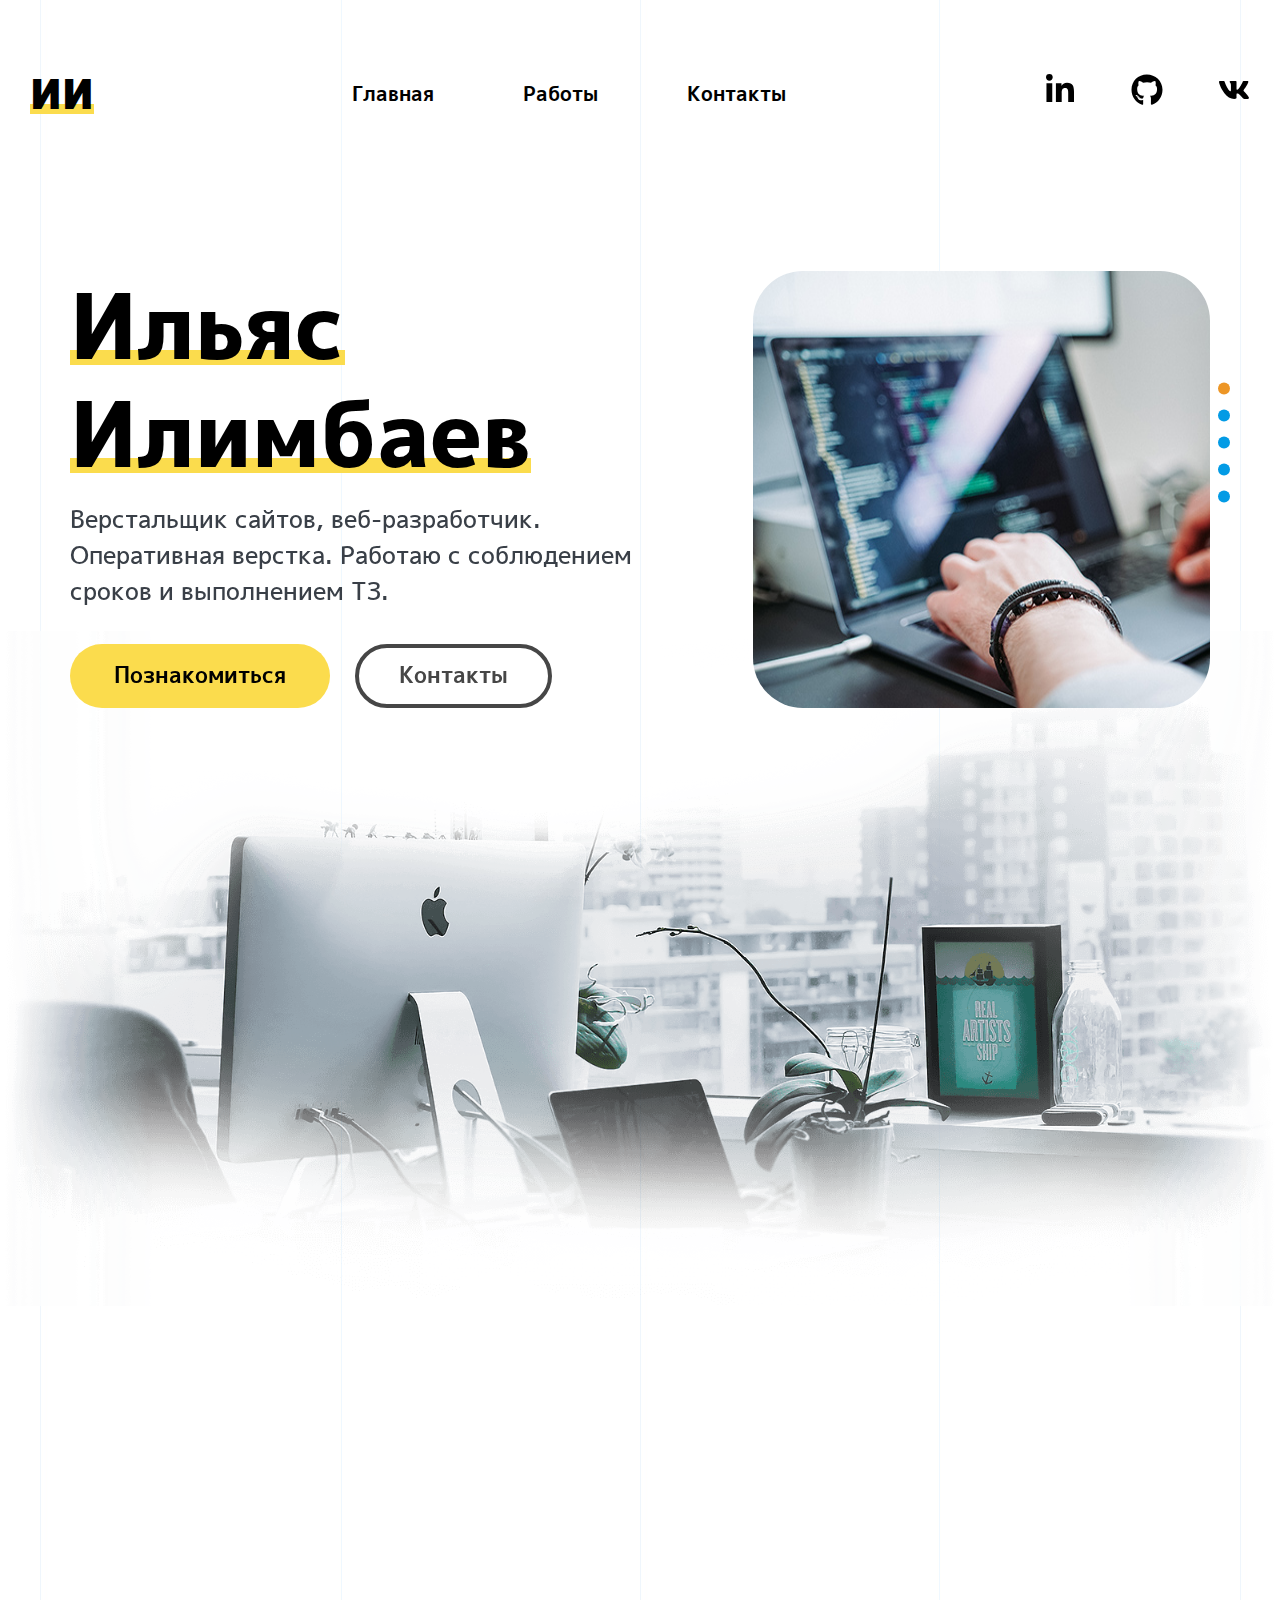
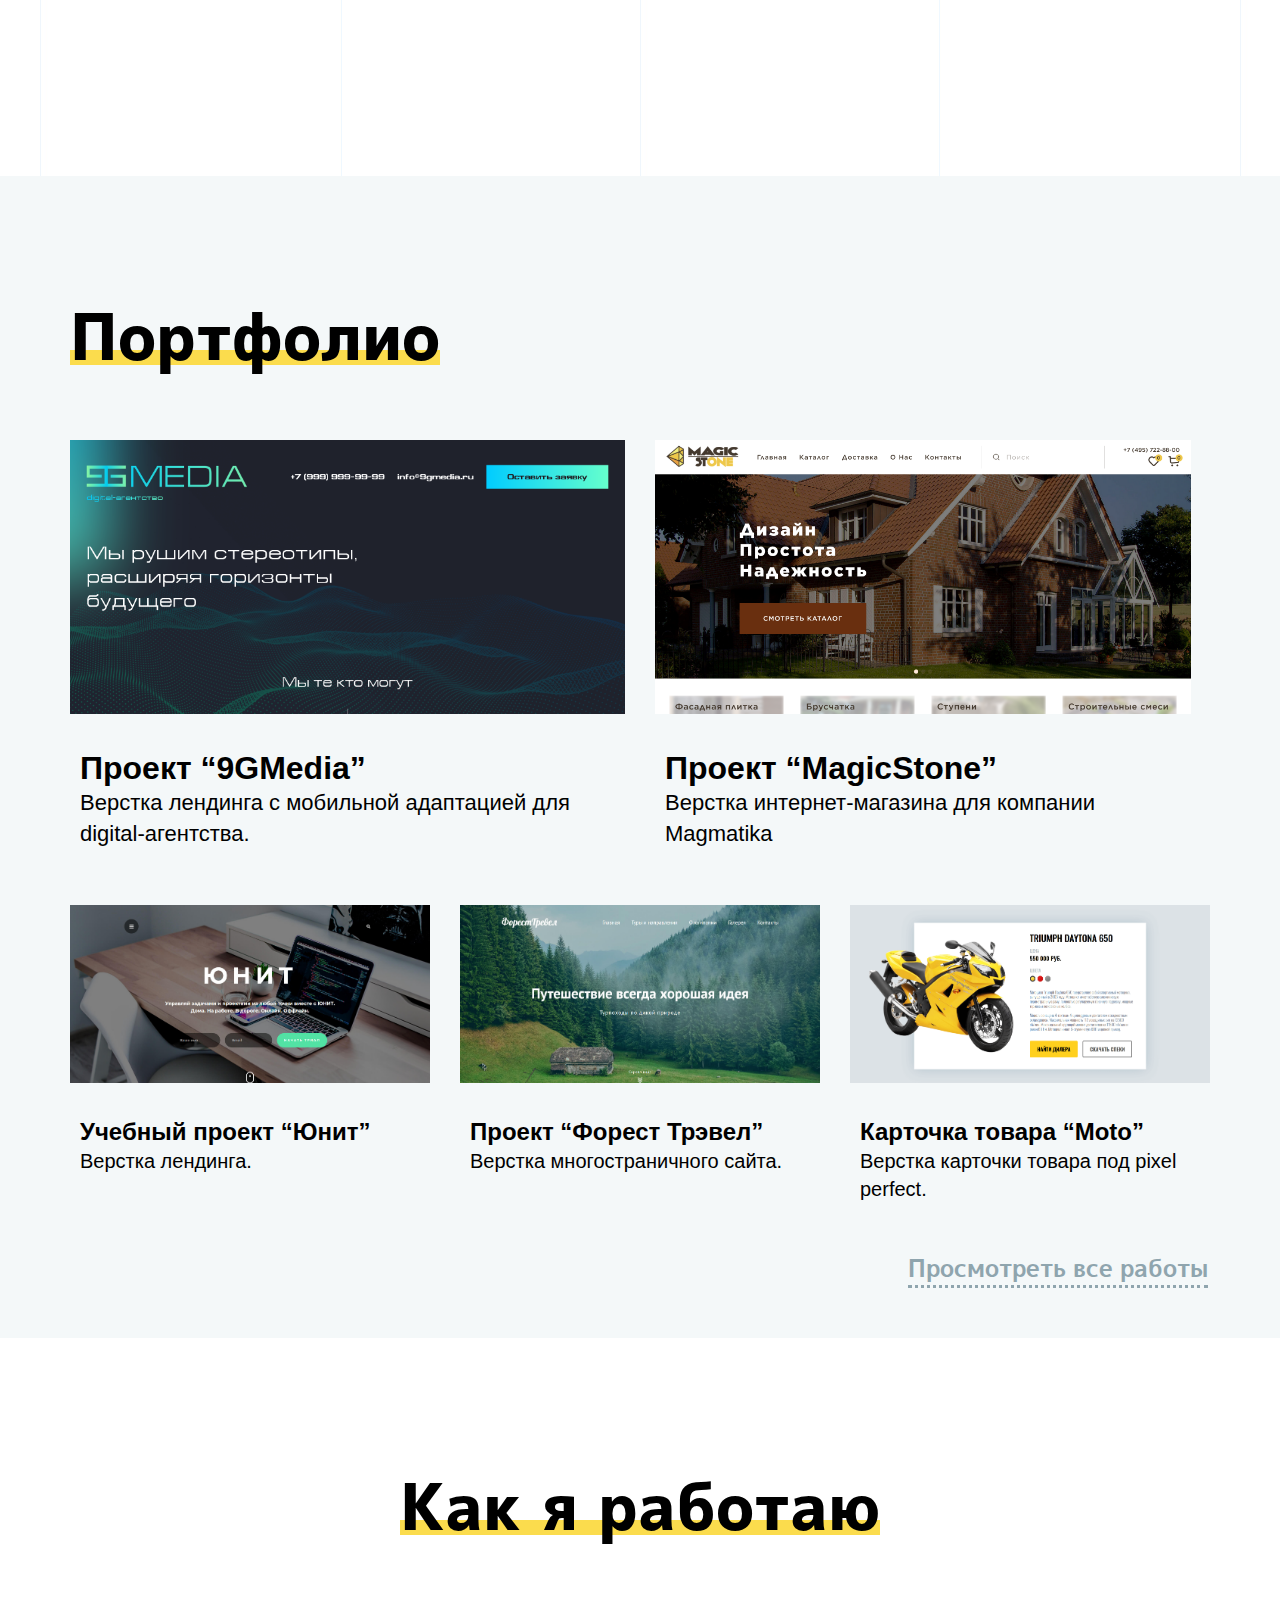
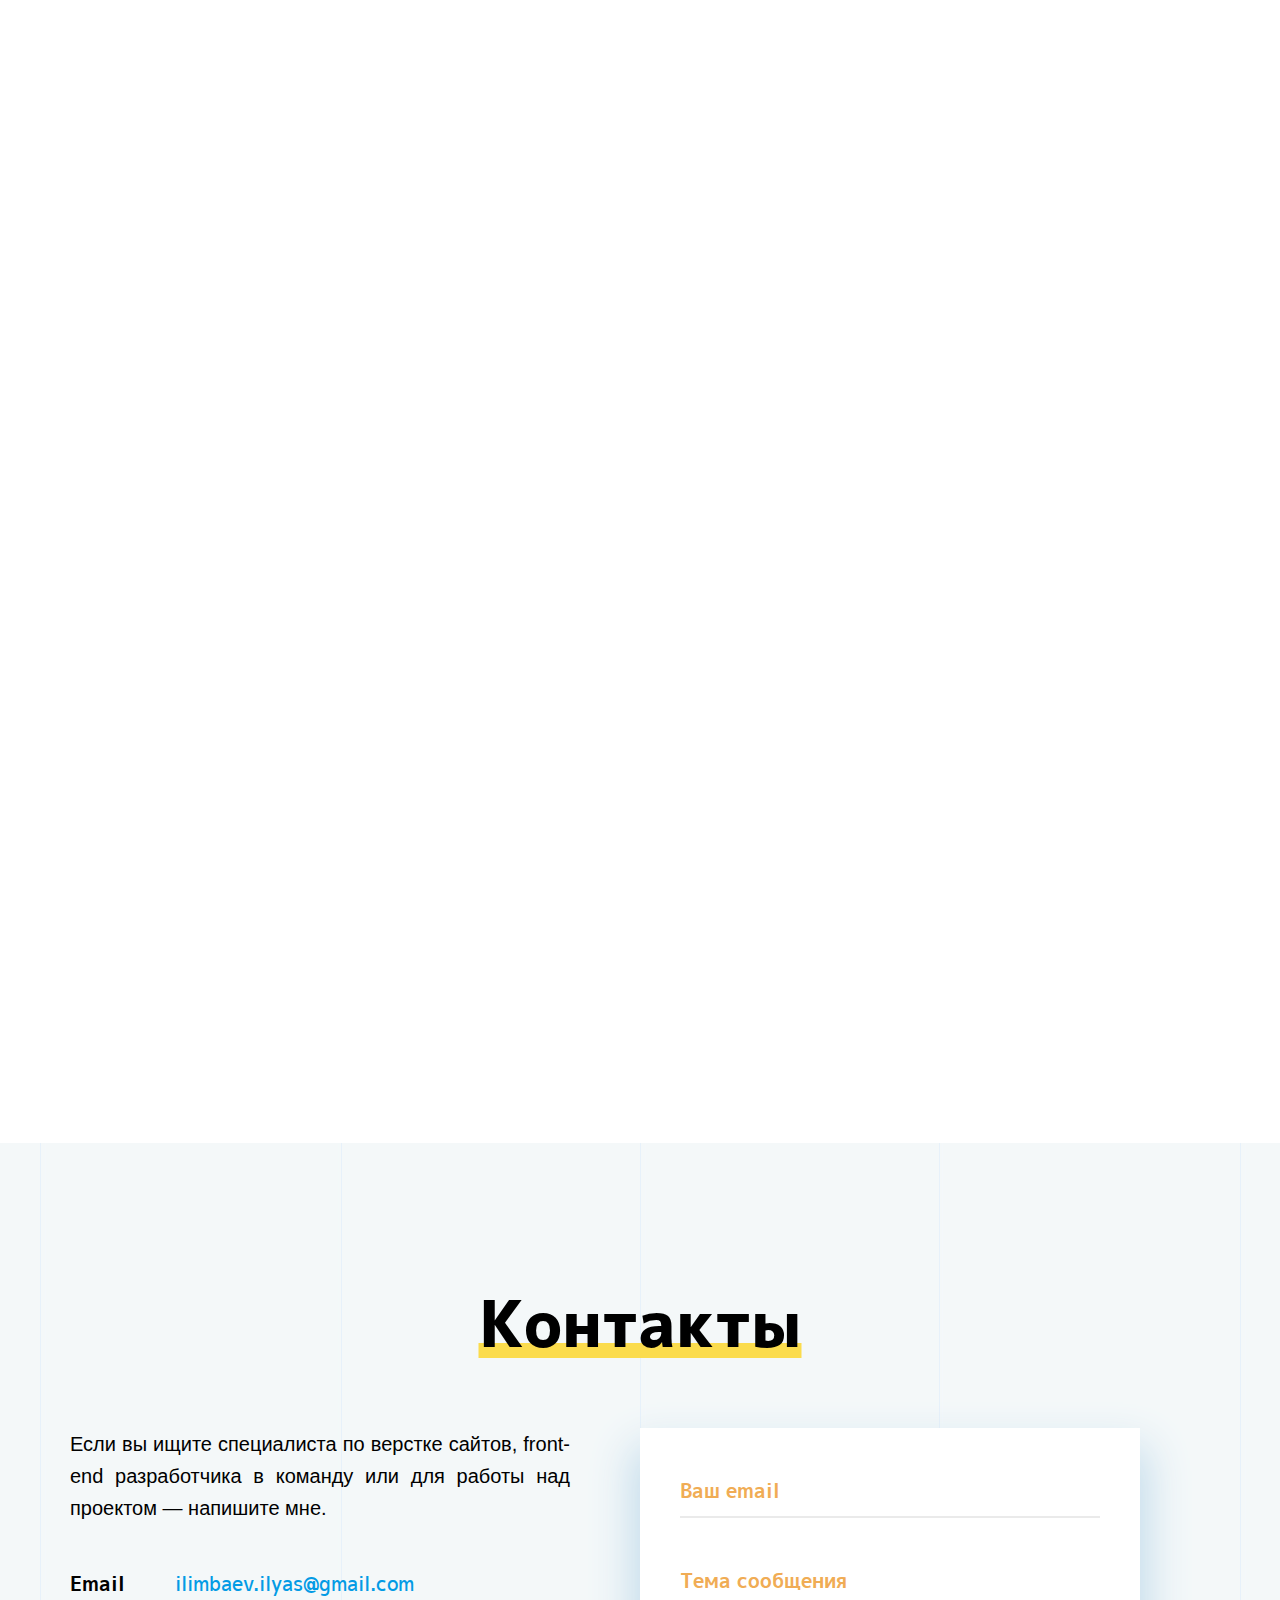
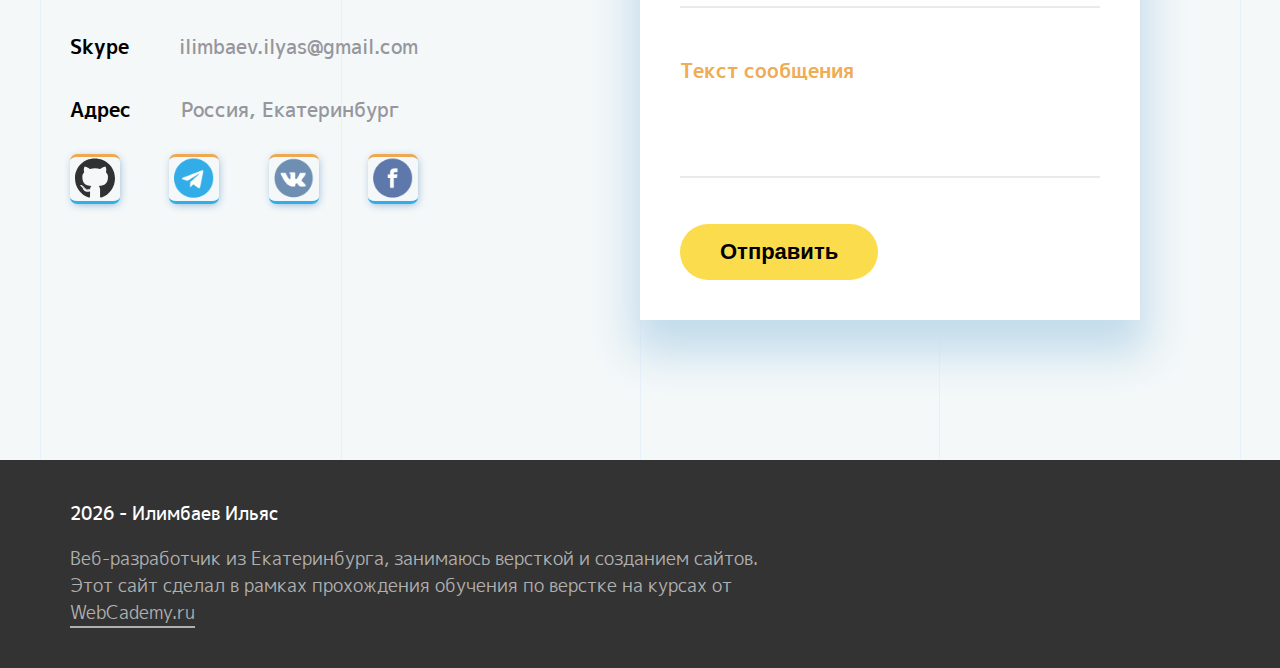
<file: index.html>
<!DOCTYPE html>
<html lang="ru">
<head>
    <meta charset="UTF-8">
    <meta name="viewport" content="width=device-width, initial-scale=1.0">
    <link href="https://unpkg.com/aos@2.3.1/dist/aos.css" rel="stylesheet">
    <link rel="stylesheet" href="fonts/mplus1p/mplus1p.css">
    <link rel="stylesheet" href="css/main.css">
    <link rel="shortcut icon" href="img/icons/favicon.ico">
    <title>Портфолио</title>
</head>
<body>
    <ul id="page-nav">
        <li class="active">
            <a href="#header"></a>
        </li>
        <li>
            <a href="#header-skills"></a>
        </li>
        <li>
            <a href="#portfolio"></a>
        </li>
        <li>
            <a href="#timeline"></a>
        </li>
        <li>
            <a href="#contacts"></a>
        </li>
    </ul>
    <!---overlay-->
    <div id="overlay"></div>
    <!--mobile menu-->
    <div class="mobile-menu">
        <div class="mobile-menu__container">
            <a class="header-nav__logo" href="index.html">ии</a>
            <nav class="header-nav__mobile">
                <a href="#skills" class="nav-link bottom-line">Главная</a>
                <a href="#portfolio" class="nav-link bottom-line">Работы</a>
                <a href="#contacts" class="nav-link bottom-line">Контакты</a>
            </nav>
            <div class="nav-link-messangers__mobile">
                <a href="https://github.com/ilyas-ilimbaev" target="_blank"><svg aria-hidden="true" focusable="false" data-prefix="fab" data-icon="github" class="svg-inline--fa fa-github fa-w-16" role="img" width="49" height="49" xmlns="http://www.w3.org/2000/svg" viewBox="0 0 496 512"><path class="fill" fill="#000" d="M165.9 397.4c0 2-2.3 3.6-5.2 3.6-3.3.3-5.6-1.3-5.6-3.6 0-2 2.3-3.6 5.2-3.6 3-.3 5.6 1.3 5.6 3.6zm-31.1-4.5c-.7 2 1.3 4.3 4.3 4.9 2.6 1 5.6 0 6.2-2s-1.3-4.3-4.3-5.2c-2.6-.7-5.5.3-6.2 2.3zm44.2-1.7c-2.9.7-4.9 2.6-4.6 4.9.3 2 2.9 3.3 5.9 2.6 2.9-.7 4.9-2.6 4.6-4.6-.3-1.9-3-3.2-5.9-2.9zM244.8 8C106.1 8 0 113.3 0 252c0 110.9 69.8 205.8 169.5 239.2 12.8 2.3 17.3-5.6 17.3-12.1 0-6.2-.3-40.4-.3-61.4 0 0-70 15-84.7-29.8 0 0-11.4-29.1-27.8-36.6 0 0-22.9-15.7 1.6-15.4 0 0 24.9 2 38.6 25.8 21.9 38.6 58.6 27.5 72.9 20.9 2.3-16 8.8-27.1 16-33.7-55.9-6.2-112.3-14.3-112.3-110.5 0-27.5 7.6-41.3 23.6-58.9-2.6-6.5-11.1-33.3 2.6-67.9 20.9-6.5 69 27 69 27 20-5.6 41.5-8.5 62.8-8.5s42.8 2.9 62.8 8.5c0 0 48.1-33.6 69-27 13.7 34.7 5.2 61.4 2.6 67.9 16 17.7 25.8 31.5 25.8 58.9 0 96.5-58.9 104.2-114.8 110.5 9.2 7.9 17 22.9 17 46.4 0 33.7-.3 75.4-.3 83.6 0 6.5 4.6 14.4 17.3 12.1C428.2 457.8 496 362.9 496 252 496 113.3 383.5 8 244.8 8zM97.2 352.9c-1.3 1-1 3.3.7 5.2 1.6 1.6 3.9 2.3 5.2 1 1.3-1 1-3.3-.7-5.2-1.6-1.6-3.9-2.3-5.2-1zm-10.8-8.1c-.7 1.3.3 2.9 2.3 3.9 1.6 1 3.6.7 4.3-.7.7-1.3-.3-2.9-2.3-3.9-2-.6-3.6-.3-4.3.7zm32.4 35.6c-1.6 1.3-1 4.3 1.3 6.2 2.3 2.3 5.2 2.6 6.5 1 1.3-1.3.7-4.3-1.3-6.2-2.2-2.3-5.2-2.6-6.5-1zm-11.4-14.7c-1.6 1-1.6 3.6 0 5.9 1.6 2.3 4.3 3.3 5.6 2.3 1.6-1.3 1.6-3.9 0-6.2-1.4-2.3-4-3.3-5.6-2z"></path></svg></a>
                <a href="https://telegram.org/" target="_blank"><svg xmlns="http://www.w3.org/2000/svg" xmlns:xlink="http://www.w3.org/1999/xlink" width="49" height="49" viewBox="0 0 50 50"><image id="telegram.svg" width="49" height="49" xlink:href="[data-uri]"/></svg></a>
                <a href="https://vk.com/ilyas.ilimbaev" target="_blank"><svg xmlns="http://www.w3.org/2000/svg" xmlns:xlink="http://www.w3.org/1999/xlink" width="49" height="49" viewBox="0 0 50 50"><image id="vk.svg" width="49" height="49" xlink:href="[data-uri]"/></svg></a>
                <a href="http://www.facebook.com/" target="_blank"><svg xmlns="http://www.w3.org/2000/svg" xmlns:xlink="http://www.w3.org/1999/xlink" width="49" height="49" viewBox="0 0 50 50"><image id="facebook.svg" width="49" height="49" xlink:href="[data-uri]"/></svg></a>
            </div>
            <a class="link-mail link-line blue" href="mailto:ilyasilimbaev@yandex.ru">ilyasilimbaev@yandex.ru</a>
        </div>
    </div>
    <!--// mobile menu-->
    <header class="header" id="header">
        <!--desktop menu-->
        <div class="header-nav__container">
            <div class="header-nav__wrapper">
                <a class="header-nav__logo" href="index.html">ии</a>
                <nav class="header-nav">
                    <a href="#skills" class="nav-link bottom-line" data-aos="zoom-in" data-aos-delay="100">Главная</a>
                    <a href="#portfolio" class="nav-link bottom-line" data-aos="zoom-in" data-aos-delay="300">Работы</a>
                    <a href="#contacts" class="nav-link bottom-line" data-aos="zoom-in" data-aos-delay="400">Контакты</a>
                </nav>
                <div class="nav-link-messangers">
                    <a href="https://www.linkedin.com/in/ilyas-ilimbaev/" target="_blank"><svg aria-hidden="true" focusable="false" data-prefix="fab" data-icon="linkedin-in" class="svg-inline--fa fa-linkedin-in fa-w-14" role="img" width="32" height="32" xmlns="http://www.w3.org/2000/svg" viewBox="0 0 448 512"><path fill="#000" d="M100.28 448H7.4V148.9h92.88zM53.79 108.1C24.09 108.1 0 83.5 0 53.8a53.79 53.79 0 0 1 107.58 0c0 29.7-24.1 54.3-53.79 54.3zM447.9 448h-92.68V302.4c0-34.7-.7-79.2-48.29-79.2-48.29 0-55.69 37.7-55.69 76.7V448h-92.78V148.9h89.08v40.8h1.3c12.4-23.5 42.69-48.3 87.88-48.3 94 0 111.28 61.9 111.28 142.3V448z"></path></svg></a>
                    <a href="https://github.com/ilyas-ilimbaev" target="_blank"><svg aria-hidden="true" focusable="false" data-prefix="fab" data-icon="github" class="svg-inline--fa fa-github fa-w-16" role="img" width="32" height="32" xmlns="http://www.w3.org/2000/svg" viewBox="0 0 496 512"><path fill="#000" d="M165.9 397.4c0 2-2.3 3.6-5.2 3.6-3.3.3-5.6-1.3-5.6-3.6 0-2 2.3-3.6 5.2-3.6 3-.3 5.6 1.3 5.6 3.6zm-31.1-4.5c-.7 2 1.3 4.3 4.3 4.9 2.6 1 5.6 0 6.2-2s-1.3-4.3-4.3-5.2c-2.6-.7-5.5.3-6.2 2.3zm44.2-1.7c-2.9.7-4.9 2.6-4.6 4.9.3 2 2.9 3.3 5.9 2.6 2.9-.7 4.9-2.6 4.6-4.6-.3-1.9-3-3.2-5.9-2.9zM244.8 8C106.1 8 0 113.3 0 252c0 110.9 69.8 205.8 169.5 239.2 12.8 2.3 17.3-5.6 17.3-12.1 0-6.2-.3-40.4-.3-61.4 0 0-70 15-84.7-29.8 0 0-11.4-29.1-27.8-36.6 0 0-22.9-15.7 1.6-15.4 0 0 24.9 2 38.6 25.8 21.9 38.6 58.6 27.5 72.9 20.9 2.3-16 8.8-27.1 16-33.7-55.9-6.2-112.3-14.3-112.3-110.5 0-27.5 7.6-41.3 23.6-58.9-2.6-6.5-11.1-33.3 2.6-67.9 20.9-6.5 69 27 69 27 20-5.6 41.5-8.5 62.8-8.5s42.8 2.9 62.8 8.5c0 0 48.1-33.6 69-27 13.7 34.7 5.2 61.4 2.6 67.9 16 17.7 25.8 31.5 25.8 58.9 0 96.5-58.9 104.2-114.8 110.5 9.2 7.9 17 22.9 17 46.4 0 33.7-.3 75.4-.3 83.6 0 6.5 4.6 14.4 17.3 12.1C428.2 457.8 496 362.9 496 252 496 113.3 383.5 8 244.8 8zM97.2 352.9c-1.3 1-1 3.3.7 5.2 1.6 1.6 3.9 2.3 5.2 1 1.3-1 1-3.3-.7-5.2-1.6-1.6-3.9-2.3-5.2-1zm-10.8-8.1c-.7 1.3.3 2.9 2.3 3.9 1.6 1 3.6.7 4.3-.7.7-1.3-.3-2.9-2.3-3.9-2-.6-3.6-.3-4.3.7zm32.4 35.6c-1.6 1.3-1 4.3 1.3 6.2 2.3 2.3 5.2 2.6 6.5 1 1.3-1.3.7-4.3-1.3-6.2-2.2-2.3-5.2-2.6-6.5-1zm-11.4-14.7c-1.6 1-1.6 3.6 0 5.9 1.6 2.3 4.3 3.3 5.6 2.3 1.6-1.3 1.6-3.9 0-6.2-1.4-2.3-4-3.3-5.6-2z"></path></svg></a>
                    <a href="https://vk.com/ilyas.ilimbaev" target="_blank"><svg aria-hidden="true" focusable="false" data-prefix="fab" data-icon="vk" class="svg-inline--fa fa-vk fa-w-18" role="img" width="32" height="32" xmlns="http://www.w3.org/2000/svg" viewBox="0 0 576 512"><path fill="#000" d="M545 117.7c3.7-12.5 0-21.7-17.8-21.7h-58.9c-15 0-21.9 7.9-25.6 16.7 0 0-30 73.1-72.4 120.5-13.7 13.7-20 18.1-27.5 18.1-3.7 0-9.4-4.4-9.4-16.9V117.7c0-15-4.2-21.7-16.6-21.7h-92.6c-9.4 0-15 7-15 13.5 0 14.2 21.2 17.5 23.4 57.5v86.8c0 19-3.4 22.5-10.9 22.5-20 0-68.6-73.4-97.4-157.4-5.8-16.3-11.5-22.9-26.6-22.9H38.8c-16.8 0-20.2 7.9-20.2 16.7 0 15.6 20 93.1 93.1 195.5C160.4 378.1 229 416 291.4 416c37.5 0 42.1-8.4 42.1-22.9 0-66.8-3.4-73.1 15.4-73.1 8.7 0 23.7 4.4 58.7 38.1 40 40 46.6 57.9 69 57.9h58.9c16.8 0 25.3-8.4 20.4-25-11.2-34.9-86.9-106.7-90.3-111.5-8.7-11.2-6.2-16.2 0-26.2.1-.1 72-101.3 79.4-135.6z"></path></svg></a>
                </div>
                <div class="toggle-menu">
                    <span></span>
                </div>
            </div>
        </div>
        <!--header information block-->
        <div class="header-center__information">
            <div class="container">
                <div class="header-center__content">
                    <div class="header-center__content-img">
                        <img src="img/img-author.jpg" alt="Ильяс Илимбаев">
                        <div class="overlay-img"></div>
                    </div>
                    <div class="header-center__content-title">
                        <div class="content-name">
                            <h1 class="header-title"><span>Ильяс</span> <span>Илимбаев</span></h1>
                        </div>
                        <div class="content-desc">
                            <p>Верстальщик сайтов, веб-разработчик. Оперативная верстка. Работаю с соблюдением сроков и выполнением ТЗ.</p>
                        </div>
                        <div class="header-button__wrapper">
                            <a class="btn-more unselectable" href="#skills">Познакомиться</a>
                            <a class="btn-contacts unselectable" href="#contacts">Контакты</a>
                        </div>
                    </div>
                </div>
            </div>
        </div>
        <!--// header information block-->
        <div class="header-img" data-aos="zoom-in-up">
            <img src="img/images/centerImg.png" alt="desktop">
        </div>
        <div class="header-skills" id="header-skills">
            <div class="container">
                <div class="header-skills__wrapper" data-aos="fade-up">
                    <div class="header-skills__content" id="skills">
                        <div class="skills-title-container">
                            <h3 class="title-3">Что я умею:</h3>
                        </div>
                        <div class="skills-list__inner">
                            <ul class="skills-list">
                                <li class="skills-list-item"><p>pixel perfect, полное соответствие макету.</p></li>
                                <li class="skills-list-item"><p>верстаю с сеткой или без.</p></li>
                                <li class="skills-list-item"><p>адаптивная верстка под мобильные устройства.</p></li>
                                <li class="skills-list-item"><p>оптимизация по retina экраны</p></li>
                                <li class="skills-list-item"><p>с Bootstrap и без него.</p></li>
                            </ul>
                        </div>
                        <div class="header-button__wrapper">
                            <a class="btn-more unselectable" href="#portfolio">Смотреть работы</a>
                        </div>
                    </div>
                    <div class="header-skills-contacts">
                        <div class="skills-title-container">
                            <h3 class="title-3">На связи:</h3>
                        </div>
                        <div class="nav-link-messangers__mobile">
                            <a href="https://github.com/ilyas-ilimbaev" target="_blank"><svg aria-hidden="true" focusable="false" data-prefix="fab" data-icon="github" class="svg-inline--fa fa-github fa-w-16" role="img" width="49" height="49" xmlns="http://www.w3.org/2000/svg" viewBox="0 0 496 512"><path class="fill" fill="#000" d="M165.9 397.4c0 2-2.3 3.6-5.2 3.6-3.3.3-5.6-1.3-5.6-3.6 0-2 2.3-3.6 5.2-3.6 3-.3 5.6 1.3 5.6 3.6zm-31.1-4.5c-.7 2 1.3 4.3 4.3 4.9 2.6 1 5.6 0 6.2-2s-1.3-4.3-4.3-5.2c-2.6-.7-5.5.3-6.2 2.3zm44.2-1.7c-2.9.7-4.9 2.6-4.6 4.9.3 2 2.9 3.3 5.9 2.6 2.9-.7 4.9-2.6 4.6-4.6-.3-1.9-3-3.2-5.9-2.9zM244.8 8C106.1 8 0 113.3 0 252c0 110.9 69.8 205.8 169.5 239.2 12.8 2.3 17.3-5.6 17.3-12.1 0-6.2-.3-40.4-.3-61.4 0 0-70 15-84.7-29.8 0 0-11.4-29.1-27.8-36.6 0 0-22.9-15.7 1.6-15.4 0 0 24.9 2 38.6 25.8 21.9 38.6 58.6 27.5 72.9 20.9 2.3-16 8.8-27.1 16-33.7-55.9-6.2-112.3-14.3-112.3-110.5 0-27.5 7.6-41.3 23.6-58.9-2.6-6.5-11.1-33.3 2.6-67.9 20.9-6.5 69 27 69 27 20-5.6 41.5-8.5 62.8-8.5s42.8 2.9 62.8 8.5c0 0 48.1-33.6 69-27 13.7 34.7 5.2 61.4 2.6 67.9 16 17.7 25.8 31.5 25.8 58.9 0 96.5-58.9 104.2-114.8 110.5 9.2 7.9 17 22.9 17 46.4 0 33.7-.3 75.4-.3 83.6 0 6.5 4.6 14.4 17.3 12.1C428.2 457.8 496 362.9 496 252 496 113.3 383.5 8 244.8 8zM97.2 352.9c-1.3 1-1 3.3.7 5.2 1.6 1.6 3.9 2.3 5.2 1 1.3-1 1-3.3-.7-5.2-1.6-1.6-3.9-2.3-5.2-1zm-10.8-8.1c-.7 1.3.3 2.9 2.3 3.9 1.6 1 3.6.7 4.3-.7.7-1.3-.3-2.9-2.3-3.9-2-.6-3.6-.3-4.3.7zm32.4 35.6c-1.6 1.3-1 4.3 1.3 6.2 2.3 2.3 5.2 2.6 6.5 1 1.3-1.3.7-4.3-1.3-6.2-2.2-2.3-5.2-2.6-6.5-1zm-11.4-14.7c-1.6 1-1.6 3.6 0 5.9 1.6 2.3 4.3 3.3 5.6 2.3 1.6-1.3 1.6-3.9 0-6.2-1.4-2.3-4-3.3-5.6-2z"></path></svg></a>
                            <a href="https://telegram.org/" target="_blank"><svg xmlns="http://www.w3.org/2000/svg" xmlns:xlink="http://www.w3.org/1999/xlink" width="49" height="49" viewBox="0 0 50 50"><image id="telegram.svg" width="49" height="49" xlink:href="[data-uri]"/></svg></a>
                            <a href="https://vk.com/ilyas.ilimbaev" target="_blank"><svg xmlns="http://www.w3.org/2000/svg" xmlns:xlink="http://www.w3.org/1999/xlink" width="49" height="49" viewBox="0 0 50 50"><image id="vk.svg" width="49" height="49" xlink:href="[data-uri]"/></svg></a>
                            <a href="http://www.facebook.com/" target="_blank"><svg xmlns="http://www.w3.org/2000/svg" xmlns:xlink="http://www.w3.org/1999/xlink" width="49" height="49" viewBox="0 0 50 50"><image id="facebook.svg" width="49" height="49" xlink:href="[data-uri]"/></svg></a>
                        </div>
                        <a class="link-mail link-line black" href="mailto:ilimbaev.ilyas@yandex.ru">ilimbaev.ilyas@yandex.ru</a>
                    </div>
                </div>
            </div>
        </div>
    </header>
    <!--portfolio-->
    <section class="portfolio" id="portfolio">
        <div class="container">
            <h2 class="title-2 underline">Портфолио</h2>
            <div class="portfolio__works">
                <div class="portfolio-buttons-works" style="display: none;">
                    <button class="portfolio-block-toggle__item control-active" data-filter="all">Все работы</button>
                    <button class="portfolio-block-toggle__item" data-filter=".boots">Bootstrap</button>
                    <button class="portfolio-block-toggle__item" data-filter=".wp">WordPress</button>
                    <button class="portfolio-block-toggle__item" data-filter=".frontend">Frontend</button>
                </div>
                <div id="works-block" class="works-cards__wrapper">
                    <a class="portfolio-works__item portfolio-works__item--big mix boots" href="https://9gmedia.ru/" target="_blank">
                        <div class="portfolio-works__poster works-card--big">
                            <span class="hidden__portfolio-block">Смотреть проект</span>
                            <img src="img/portfolio/9gmedia.png" alt="Проект 9GMedia">
                        </div>
                        <div class="portfolio-works-descpip">
                            <h4 class="title-4 portfolio-works-descpip-title">Проект &ldquo;9GMedia&rdquo;</h4>
                            <p class="portfolio-works-descpip-details">Верстка лендинга с мобильной адаптацией для digital-агентства.</p>
                        </div>
                    </a>
                    <a class="portfolio-works__item portfolio-works__item--big mix wp" href="https://magmatika.ru/" target="_blank">
                        <div class="portfolio-works__poster works-card--big">
                            <span class="hidden__portfolio-block">Смотреть проект</span>
                            <img src="img/portfolio/magicstone.png" alt="Проект MagicStone">
                        </div>
                        <div class="portfolio-works-descpip">
                            <h4 class="title-4 portfolio-works-descpip-title">Проект &ldquo;MagicStone&rdquo;</h4>
                            <p class="portfolio-works-descpip-details">Верстка интернет-магазина для компании Magmatika</p>
                        </div>
                    </a>
                    <a class="portfolio-works__item mix frontend small--card" href="project/unit-html-project/index.html" target="_blank">
                        <div class="portfolio-works__poster works-card--big">
                            <span class="hidden__portfolio-block">Смотреть проект</span>
                            <img src="img/portfolio/project-unit.jpg" alt="Проект Юнит">
                        </div>
                        <div class="portfolio-works-descpip">
                            <h4 class="title-4 portfolio-works-descpip-title">Учебный проект &ldquo;Юнит&rdquo;</h4>
                            <p class="portfolio-works-descpip-details">Верстка лендинга.</p>
                        </div>
                    </a>
                    <a class="portfolio-works__item mix boots small--card" href="project/forest-travel-project/index.html" target="_blank">
                        <div class="portfolio-works__poster works-card--big">
                            <span class="hidden__portfolio-block">Смотреть проект</span>
                            <img src="img/portfolio/project-ForestTravel.jpg" alt="Проект Форест Трэвел">
                        </div>
                        <div class="portfolio-works-descpip">
                            <h4 class="title-4 portfolio-works-descpip-title">Проект &ldquo;Форест Трэвел&rdquo;</h4>
                            <p class="portfolio-works-descpip-details">Верстка многостраничного сайта.</p>
                        </div>
                    </a>
                    <a class="portfolio-works__item mix frontend small--card" href="http://m92263y7.beget.tech/motocycle-card/index.html" target="_blank">
                        <div class="portfolio-works__poster works-card--big">
                            <span class="hidden__portfolio-block">Смотреть проект</span>
                            <img src="img/portfolio/Motorbike-card.png" alt="Карточка товара Moto">
                        </div>
                        <div class="portfolio-works-descpip">
                            <h4 class="title-4 portfolio-works-descpip-title">Карточка товара &ldquo;Moto&rdquo;</h4>
                            <p class="portfolio-works-descpip-details">Верстка карточки товара под pixel perfect.</p>
                        </div>
                    </a>
                </div>
                <div class="portfolio__works_button"><a href="#">Просмотреть все работы</a></div>
            </div>
        </div>
    </section>
    <!--// portfolio-->
        <!--// desktop menu-->
    <section class="timeline" id="timeline">
        <div class="container">
            <div class="timeline__inner">
                <h2 class="title-2 underline">Как я работаю</h2>
                <div class="timeline-block">
                    <div class="timeline-block__item" data-aos="fade-right">
                        <div class="timeline-item__text">
                            <h4 class="title-5">
                                Оцениваю макет
                            </h4>
                            <p class="timeline-item__text--desc title-3">
                                Оцениваю объем работы, сложность,  нюансы. Задаю вопросы.
                            </p>
                            <p class="timeline-item__text--timeBlock">
                                Время: 2 - 4 часа
                            </p>
                        </div>
                        <div class="timeline-item__icon">
                            <svg xmlns="http://www.w3.org/2000/svg" xmlns:xlink="http://www.w3.org/1999/xlink" width="32" height="32" viewBox="0 0 32 32">
                                <image id="layers.svg" width="32" height="32" xlink:href="[data-uri]"/>
                            </svg>                              
                        </div>
                    </div>
                    <div class="timeline-block__item" data-aos="fade-left">
                        <div class="timeline-item__text">
                            <h4 class="title-5">
                                ТЗ, смета и график работ
                            </h4>
                            <p class="timeline-item__text--desc title-3">
                                Согласовываем техническое задание и график работ по проекту. Отмечаю стоимость по этапам работы.
                            </p>
                            <p class="timeline-item__text--timeBlock">
                                Время: 2 - 4 часа
                            </p>
                        </div>
                        <div class="timeline-item__icon">
                            <svg xmlns="http://www.w3.org/2000/svg" xmlns:xlink="http://www.w3.org/1999/xlink" width="32" height="32" viewBox="0 0 32 32">
                                <image id="presentation-chart.svg" width="32" height="32" xlink:href="[data-uri]"/>
                            </svg>                                                           
                        </div>
                    </div>
                    <div class="timeline-block__item" data-aos="fade-right">
                        <div class="timeline-item__text">
                            <h4 class="title-5">
                                Вы держите руку на пульсе
                            </h4>
                            <p class="timeline-item__text--desc title-3">
                                Выдаю клиенту доступ к GitHub репозиторию и доске Trello. Вы в любое время можете увидеть актуальное состояние проекта и задач.
                            </p>
                            <p class="timeline-item__text--timeBlock">
                                Время: 2 часа
                            </p>
                        </div>
                        <div class="timeline-item__icon">
                            <svg xmlns="http://www.w3.org/2000/svg" xmlns:xlink="http://www.w3.org/1999/xlink" width="32" height="32" viewBox="0 0 32 32">
                                <image id="_24-hours.svg" data-name="24-hours.svg" width="32" height="32" xlink:href="[data-uri]"/>
                            </svg>                                                          
                        </div>
                    </div>
                    <div class="timeline-block__item" data-aos="fade-left">
                        <div class="timeline-item__text">
                            <h4 class="title-5">
                                Выполняю каждый этап
                            </h4>
                            <p class="timeline-item__text--desc title-3">
                                Поочередно выполняю каждый этап работы. Передаю результаты. Заказчик производит поэтапную оплату.
                            </p>
                            <p class="timeline-item__text--timeBlock">
                                Время: 2 - 4 часа
                            </p>
                        </div>
                        <div class="timeline-item__icon">
                            <svg xmlns="http://www.w3.org/2000/svg" xmlns:xlink="http://www.w3.org/1999/xlink" width="32" height="32" viewBox="0 0 32 32">
                                <image id="code-alt.svg" width="32" height="32" xlink:href="[data-uri]"/>
                            </svg>                                                                                
                        </div>
                    </div>
                    <div class="timeline-block__item" data-aos="fade-right">
                        <div class="timeline-item__text">
                            <h4 class="title-5">
                                Финальное ревью проекта
                            </h4>
                            <p class="timeline-item__text--desc title-3">
                                Проект готов. Финальное ревью и полировка до идеального состояния. Передаю файлы проекта, заливаю сайт на хостинг заказчика.
                            </p>
                            <p class="timeline-item__text--timeBlock">
                                Время: 2 - 4 часа
                            </p>
                        </div>
                        <div class="timeline-item__icon">
                            <svg width="32" height="32" viewBox="0 0 32 32">
                                <image id="diamond.svg" width="32" height="32" xlink:href="[data-uri]"/>
                            </svg>                                                                                   
                        </div>
                    </div>
                </div>
            </div>
        </div>
    </section>
    <section class="contacts" id="contacts">
        <div class="container">
            <h2 class="title-2 underline">Контакты</h2>
            <div class="contacts__wrapper">
                <div class="contacts-info">
                    <div class="contacts-desc">
                        <p>Если вы ищите специалиста по верстке сайтов, front-end разработчика в команду или для работы над проектом — напишите мне.</p>
                        <ul class="contacts-list">
                            <li class="contacts-item"><span class="contacts-links-header">Email</span><a class="contacts-links-item" href="mailto:ilimbaev.ilyas@gmail.com">ilimbaev.ilyas@gmail.com</a></li>
                            <li class="contacts-item"><span class="contacts-links-header">Skype</span><a class="contacts-links-item gray-colors" href="">ilimbaev.ilyas@gmail.com</a></li>
                            <li class="contacts-item"><span class="contacts-links-header">Адрес</span><a class="contacts-links-item gray-colors" href="https://yandex.ru/maps/-/CCQxvJSlXC" target="_blank">Россия, Екатеринбург</a></li>
                        </ul>
                    </div>
                    <div class="nav-link-messangers nav-link-messangers__mobile">
                        <a href="https://github.com/ilyas-ilimbaev" target="_blank"><svg aria-hidden="true" focusable="false" data-prefix="fab" data-icon="github" class="svg-inline--fa fa-github fa-w-16" role="img" width="49" height="49" xmlns="http://www.w3.org/2000/svg" viewBox="0 0 496 512"><path class="fill" fill="#000" d="M165.9 397.4c0 2-2.3 3.6-5.2 3.6-3.3.3-5.6-1.3-5.6-3.6 0-2 2.3-3.6 5.2-3.6 3-.3 5.6 1.3 5.6 3.6zm-31.1-4.5c-.7 2 1.3 4.3 4.3 4.9 2.6 1 5.6 0 6.2-2s-1.3-4.3-4.3-5.2c-2.6-.7-5.5.3-6.2 2.3zm44.2-1.7c-2.9.7-4.9 2.6-4.6 4.9.3 2 2.9 3.3 5.9 2.6 2.9-.7 4.9-2.6 4.6-4.6-.3-1.9-3-3.2-5.9-2.9zM244.8 8C106.1 8 0 113.3 0 252c0 110.9 69.8 205.8 169.5 239.2 12.8 2.3 17.3-5.6 17.3-12.1 0-6.2-.3-40.4-.3-61.4 0 0-70 15-84.7-29.8 0 0-11.4-29.1-27.8-36.6 0 0-22.9-15.7 1.6-15.4 0 0 24.9 2 38.6 25.8 21.9 38.6 58.6 27.5 72.9 20.9 2.3-16 8.8-27.1 16-33.7-55.9-6.2-112.3-14.3-112.3-110.5 0-27.5 7.6-41.3 23.6-58.9-2.6-6.5-11.1-33.3 2.6-67.9 20.9-6.5 69 27 69 27 20-5.6 41.5-8.5 62.8-8.5s42.8 2.9 62.8 8.5c0 0 48.1-33.6 69-27 13.7 34.7 5.2 61.4 2.6 67.9 16 17.7 25.8 31.5 25.8 58.9 0 96.5-58.9 104.2-114.8 110.5 9.2 7.9 17 22.9 17 46.4 0 33.7-.3 75.4-.3 83.6 0 6.5 4.6 14.4 17.3 12.1C428.2 457.8 496 362.9 496 252 496 113.3 383.5 8 244.8 8zM97.2 352.9c-1.3 1-1 3.3.7 5.2 1.6 1.6 3.9 2.3 5.2 1 1.3-1 1-3.3-.7-5.2-1.6-1.6-3.9-2.3-5.2-1zm-10.8-8.1c-.7 1.3.3 2.9 2.3 3.9 1.6 1 3.6.7 4.3-.7.7-1.3-.3-2.9-2.3-3.9-2-.6-3.6-.3-4.3.7zm32.4 35.6c-1.6 1.3-1 4.3 1.3 6.2 2.3 2.3 5.2 2.6 6.5 1 1.3-1.3.7-4.3-1.3-6.2-2.2-2.3-5.2-2.6-6.5-1zm-11.4-14.7c-1.6 1-1.6 3.6 0 5.9 1.6 2.3 4.3 3.3 5.6 2.3 1.6-1.3 1.6-3.9 0-6.2-1.4-2.3-4-3.3-5.6-2z"></path></svg></a>
                        <a href="https://telegram.org/" target="_blank"><svg xmlns="http://www.w3.org/2000/svg" xmlns:xlink="http://www.w3.org/1999/xlink" width="49" height="49" viewBox="0 0 50 50"><image id="telegram.svg" width="49" height="49" xlink:href="[data-uri]"/></svg></a>
                        <a href="https://vk.com/ilyas.ilimbaev" target="_blank"><svg xmlns="http://www.w3.org/2000/svg" xmlns:xlink="http://www.w3.org/1999/xlink" width="49" height="49" viewBox="0 0 50 50"><image id="vk.svg" width="49" height="49" xlink:href="[data-uri]"/></svg></a>
                        <a href="http://www.facebook.com/" target="_blank"><svg xmlns="http://www.w3.org/2000/svg" xmlns:xlink="http://www.w3.org/1999/xlink" width="49" height="49" viewBox="0 0 50 50"><image id="facebook.svg" width="49" height="49" xlink:href="[data-uri]"/></svg></a>
                    </div>
                </div>
                <div class="contacts-form">
                    <form id="contact_form" class="contact-form" enctype="multipart/form-data" method="post" id="form" onsubmit="send(event, 'libs/php/mail.php')">
                        <div class="form-item">
                            <input required type="email" name="email" class="form-field">
                            <label class="fake-placeholder">Ваш email</label>
                        </div>
                        <div class="form-item">
                            <input required type="text" name="subject" class="form-field">
                            <label class="fake-placeholder">Тема сообщения</label>
                        </div>
                        <div class="form-item">
                            <textarea name="message" class="form-field"></textarea>
                            <label class="fake-placeholder">Текст сообщения</label>
                        </div>
                        <div class="form-item form-btn">
                            <input class="form-btn-submit" type="submit" value="Отправить">
                        </div>
                    </form>
                    <div class="result"></div>
                </div>
            </div>
        </div>
    </section>
    <footer class="footer">
        <div class="container">
            <div class="footer-info">
                <span class="footer-copyright"><span class="date-info"></span> - Илимбаев Ильяс</span>
                <p class="footer-text">Веб-разработчик из Екатеринбурга, занимаюсь версткой и созданием сайтов.<br> Этот сайт сделал в рамках прохождения обучения по верстке на курсах от <a class="footer-text__bottom-line" href="https://webcademy.ru/" target="_blank">WebCademy.ru</a></p>
            </div>
        </div>
    </footer>
    <script src="libs/jquery/jquery-3.5.1.min.js"></script>
    <script src="libs/jquery.validate/jquery.validate.js"></script>
    <script src="https://unpkg.com/aos@2.3.1/dist/aos.js"></script>
    <script src="libs/mixitup3/mixitup.min.js"></script>
    <script src="libs/nav-btn/nav.min.js"></script>
    <script defer src="js/main.js"></script>
    <script>
        AOS.init();
    </script>
    <script>
        let dateinfo = document.querySelector(".date-info");
        let today = new Date();
        let year = today.getFullYear();
        dateinfo.innerHTML = year;
    </script>
</body>
</html>
</file>
<file: fonts/mplus1p/mplus1p.css>
@font-face {
    font-family: 'M PLUS 1p';
    src: local('Mplus 1p Light'), local('Mplus1p-Light'), url('Mplus1plight.woff2') format('woff2'), url('Mplus1plight.woff') format('woff'), url('Mplus1plight.ttf') format('truetype');
    font-weight: 300;
    font-style: normal;
}
@font-face {
    font-family: 'M PLUS 1p';
    src: local('Mplus 1p'), local('Mplus1p-Regular'), url('Mplus1p.woff2') format('woff2'), url('Mplus1p.woff') format('woff'), url('Mplus1p.ttf') format('truetype');
    font-weight: 400;
    font-style: normal;
}
@font-face {
    font-family: 'M PLUS 1p';
    src: local('Mplus 1p Thin'), local('Mplus1p-Thin'), url('Mplus1pthin.woff2') format('woff2'), url('Mplus1pthin.woff') format('woff'), url('Mplus1pthin.ttf') format('truetype');
    font-weight: 100;
    font-style: normal;
}
@font-face {
    font-family: 'M PLUS 1p';
    src: local('Mplus 1p ExtraBold'), local('Mplus1p-ExtraBold'), url('Mplus1pextrabold.woff2') format('woff2'), url('Mplus1pextrabold.woff') format('woff'), url('Mplus1pextrabold.ttf') format('truetype');
    font-weight: 800;
    font-style: normal;
}
@font-face {
    font-family: 'M PLUS 1p';
    src: local('Mplus 1p Black'), local('Mplus1p-Black'), url('Mplus1pblack.woff2') format('woff2'), url('Mplus1pblack.woff') format('woff'), url('Mplus1pblack.ttf') format('truetype');
    font-weight: 900;
    font-style: normal;
}
@font-face {
    font-family: 'M PLUS 1p';
    src: local('Mplus 1p Medium'), local('Mplus1p-Medium'), url('Mplus1pmedium.woff2') format('woff2'), url('Mplus1pmedium.woff') format('woff'), url('Mplus1pmedium.ttf') format('truetype');
    font-weight: 500;
    font-style: normal;
}
@font-face {
    font-family: 'M PLUS 1p';
    src: local('Mplus 1p Bold'), local('Mplus1p-Bold'), url('Mplus1pbold.woff2') format('woff2'), url('Mplus1pbold.woff') format('woff'), url('Mplus1pbold.ttf') format('truetype');
    font-weight: 700;
    font-style: normal;
}
</file>
<file: css/main.css>
:root {
  --text: #000;
  --red: #ea736d;
  --yellow: #fbdc4d;
  --blueLineColor: #039be5;
  --btnBg: #fbdc4d;
  --btnBgHov: #ffd200;
  --btnBgAct: #e1bc10;
  --BtnContacts: #464646;
  --BtnContactsHov: #797979;
  --BtnContactsAct: #181818;
  --fontFam: 'mplus1p', sans-serif;
}
::-webkit-scrollbar-track {
  background-color: #fff;
}
::-webkit-scrollbar-track:hover {
  background-color: #bfc6c993;
}
::-webkit-scrollbar-thumb {
  background-color: #e1bb10;
}
::-webkit-scrollbar {
  width: 8px;
}
::-webkit-scrollbar-thumb:hover {
  background-color: #e19f10;
}
p::-moz-selection {
  background-color: #fbdc4d;
}
p::selection {
  background-color: #fbdc4d;
}
* {
  -webkit-box-sizing: border-box;
          box-sizing: border-box;
}
html {
  scroll-behavior: auto;
}
body {
  font-family: 'M PLUS 1P', sans-serif;
  font-weight: 400;
  color: #000;
  min-width: 320px;
}
body.noscroll {
  overflow: hidden;
}
@media only screen and (min-width: 1200px) {
  body.noscroll {
    overflow: scroll;
  }
}
html,
body {
  margin: 0;
  padding: 0;
  outline: none;
}
a,
a:hover {
  text-decoration: none;
}
ul {
  margin: 0;
  padding: 0;
  list-style-type: none;
}
h1,
h2,
h3,
h4,
h5,
h6,
p {
  margin: 0;
}
img {
  max-width: 100%;
  height: auto;
  vertical-align: middle;
}
svg {
  max-width: 100%;
}
button,
textarea,
input {
  outline: none;
}
input[type="radio"],
input[type="checkbox"],
input[type="submit"] {
  appearance: none;
  -moz-appearance: none;
  -webkit-appearance: none;
}
textarea {
  resize: none;
}
button {
  display: inline-block;
  cursor: pointer;
  border: 0;
  padding: 0;
  background-color: transparent;
}
.title-2,
.title-3,
.title-5 {
  position: relative;
  display: inline-block;
  font-weight: 800;
  line-height: 1.2;
  z-index: 1;
  color: var(--text);
}
.title-2 {
  margin-bottom: 46px;
  font-size: 42px;
}
@media only screen and (min-width: 768px) {
  .title-2 {
    margin-bottom: 55px;
    font-size: 52px;
  }
}
@media only screen and (min-width: 1200px) {
  .title-2 {
    margin-bottom: 66px;
    font-size: 64px;
  }
}
.title-3 {
  font-size: 30px;
}
@media only screen and (min-width: 780px) {
  .title-3 {
    font-size: 32px;
  }
}
@media only screen and (min-width: 1200px) {
  .title-3 {
    font-size: 40px;
  }
}
.title-4 {
  display: inline-block;
  font-family: var(--fontFam);
  font-weight: 700;
  line-height: 1.2;
  color: var(--text);
}
.title-5 {
  font-size: 20px;
}
@media only screen and (min-width: 780px) {
  .title-5 {
    font-size: 24px;
  }
}
@media only screen and (min-width: 1200px) {
  .title-5 {
    font-size: 26px;
  }
}
.container {
  width: 100%;
  max-width: 320px;
  padding: 0 15px;
  margin: 0 auto;
}
@media only screen and (min-width: 760px) {
  .container {
    max-width: 700px;
  }
}
@media only screen and (min-width: 768px) {
  .container {
    max-width: 738px;
  }
}
@media only screen and (min-width: 1200px) {
  .container {
    padding: 0;
    max-width: 1140px;
  }
}
.header-nav__container {
  width: 100%;
  padding: 0 15px;
  margin: 0 auto;
  margin-bottom: 34px;
}
@media only screen and (min-width: 760px) {
  .header-nav__container {
    margin: 0 auto;
    padding: 0 15px;
  }
}
@media only screen and (min-width: 768px) {
  .header-nav__container {
    margin: 0 auto;
    padding: 0 15px;
  }
}
@media only screen and (min-width: 1200px) {
  .header-nav__container {
    margin-bottom: 147px;
    max-width: 1430px;
  }
}
.unselectable {
  -webkit-touch-callout: none;
  -webkit-user-select: none;
  -moz-user-select: none;
  -ms-user-select: none;
  user-select: none;
}
.underline::after {
  content: '';
  position: absolute;
  width: 100%;
  height: 15px;
  left: 0;
  bottom: 4px;
  z-index: -1;
  background-color: var(--yellow);
  -webkit-transition: .5s;
  transition: .5s;
}
.nav-link-messangers__mobile {
  display: -webkit-box;
  display: -ms-flexbox;
  display: flex;
  -webkit-box-pack: justify;
      -ms-flex-pack: justify;
          justify-content: space-between;
}
@media only screen and (min-width: 768px) {
  .nav-link-messangers__mobile {
    -webkit-box-pack: start;
        -ms-flex-pack: start;
            justify-content: flex-start;
  }
}
.portfolio .underline::after,
.timeline .underline::after {
  bottom: 2px;
}
@media only screen and (min-width: 768px) {
  .portfolio .underline::after,
  .timeline .underline::after {
    bottom: 8px;
  }
}
@media only screen and (min-width: 1200px) {
  .portfolio .underline::after,
  .timeline .underline::after {
    bottom: 9px;
  }
}
.bottom-line::after {
  content: "";
  position: absolute;
  width: 100%;
  height: 2px;
  left: 0;
  bottom: 0;
  background-color: #000;
}
@media only screen and (min-width: 1200px) {
  .bottom-line::after,
  .bottom-line::before {
    content: "";
    position: absolute;
    width: 0%;
    height: 10px;
    bottom: 2px;
    z-index: -1;
    background-color: var(--yellow);
    -webkit-transition: .5s;
    transition: .5s;
  }
  .bottom-line::after {
    left: 50%;
  }
  .bottom-line::before {
    right: 50%;
  }
  .bottom-line:hover::after {
    width: 50%;
  }
  .bottom-line:hover::before {
    width: 50%;
  }
}
#overlay {
  position: fixed;
  display: none;
  top: 0;
  left: 0;
  width: 100%;
  height: 100%;
  -webkit-transition: .5s;
  transition: .5s;
  background-color: rgba(0, 0, 0, 0.5);
  z-index: 2;
}
#overlay.active {
  display: block;
}
@media only screen and (min-width: 1200px) {
  #overlay.active {
    display: none;
  }
}
.link-line::after {
  content: "";
  position: absolute;
  width: 100%;
  left: 0;
  bottom: -3px;
  height: 2px;
}
.link-line.blue::after {
  background-color: var(--blueLineColor);
}
.link-line.black::after {
  background-color: var(--text);
}
.link-mail {
  position: relative;
  margin-top: 42px;
  font-size: 18px;
  font-weight: 400;
  line-height: 1.2;
  color: var(--blueLineColor);
}
#page-nav {
  display: none;
}
@media only screen and (min-width: 1200px) {
  #page-nav {
    display: block;
    position: fixed;
    right: 50px;
    top: 50%;
    -webkit-transform: translateY(-50%);
            transform: translateY(-50%);
    z-index: 100;
  }
  #page-nav li {
    width: 12px;
    height: 12px;
    background-color: #039be5;
    border-radius: 50%;
    margin-bottom: 15px;
    -webkit-transition: .5s;
    transition: .5s;
  }
  #page-nav li a {
    display: block;
    height: 100%;
  }
  #page-nav li.active {
    background-color: #ed9626;
  }
}
.header {
  overflow: hidden;
  padding-top: 36px;
  background-image: url(../img/images/headerBg.jpg);
  background-position: center;
  background-repeat: repeat-y;
}
@media only screen and (min-width: 780px) {
  .header {
    padding-top: 36px;
  }
}
@media only screen and (min-width: 1200px) {
  .header {
    padding-top: 62px;
  }
}
.header-nav__wrapper {
  display: -webkit-box;
  display: -ms-flexbox;
  display: flex;
  -webkit-box-pack: justify;
      -ms-flex-pack: justify;
          justify-content: space-between;
  -webkit-box-align: center;
      -ms-flex-align: center;
          align-items: center;
  max-width: 1400px;
  padding: 0 15px;
}
.header-nav__logo {
  position: relative;
  font-size: 42px;
  font-weight: 900;
  color: #000;
  text-transform: uppercase;
  z-index: 1;
}
.header-nav__logo::after {
  content: '';
  position: absolute;
  width: 100%;
  height: 10px;
  left: 0;
  bottom: 10px;
  z-index: -1;
  background-color: var(--yellow);
  -webkit-transition: .5s;
  transition: .5s;
}
.header-nav {
  display: none;
}
@media only screen and (min-width: 1200px) {
  .header-nav {
    display: block;
  }
}
.nav-link {
  position: relative;
  margin-bottom: 30px;
  padding: 2px;
  font-size: 20px;
  font-weight: 700;
  color: #000;
  z-index: 1;
}
@media only screen and (min-width: 1200px) {
  .nav-link {
    margin-bottom: 0;
    margin-right: 80px;
  }
  .nav-link:last-child {
    margin-right: 0;
  }
}
.nav-link:focus {
  outline: 2px dashed #ed574f;
}
.nav-link:focus::before,
.nav-link:focus::after {
  display: none;
}
.nav-link-messangers {
  display: none;
}
@media only screen and (min-width: 1200px) {
  .nav-link-messangers {
    display: block;
  }
  .nav-link-messangers a {
    display: -webkit-inline-box;
    display: -ms-inline-flexbox;
    display: inline-flex;
    width: 32px;
    height: 32px;
    margin-right: 20px;
    -webkit-box-align: center;
        -ms-flex-align: center;
            align-items: center;
    -webkit-box-pack: center;
        -ms-flex-pack: center;
            justify-content: center;
  }
  .nav-link-messangers a:last-child {
    margin-right: 0;
  }
}
.nav-link-messangers a:hover:nth-child(1) path {
  fill: #0077b5;
}
.nav-link-messangers a:hover:nth-child(2):hover path {
  fill: #6cc644;
}
.nav-link-messangers a:hover:nth-child(3):hover path {
  fill: #45668e;
}
.toggle-menu {
  position: relative;
  width: 40px;
  height: 25px;
  display: -webkit-box;
  display: -ms-flexbox;
  display: flex;
  -webkit-box-align: center;
      -ms-flex-align: center;
          align-items: center;
  cursor: pointer;
  z-index: 4;
}
@media only screen and (min-width: 1200px) {
  .toggle-menu {
    display: none;
  }
}
.toggle-menu span {
  position: relative;
  display: inline-block;
  width: 100%;
  height: 5px;
  background-color: #000;
  -webkit-transition: .5s;
  transition: .5s;
}
.toggle-menu span::before,
.toggle-menu span::after {
  content: "";
  position: absolute;
  width: 100%;
  height: 5px;
  background-color: #000;
  -webkit-transition: .5s;
  transition: .5s;
}
.toggle-menu span::before {
  top: -10px;
}
.toggle-menu span::after {
  bottom: -10px;
}
.toggle-menu.active span {
  background-color: transparent;
}
.toggle-menu.active span::before {
  top: 0px;
  -webkit-transform: rotate(45deg);
          transform: rotate(45deg);
}
.toggle-menu.active span::after {
  bottom: 0px;
  -webkit-transform: rotate(-45deg);
          transform: rotate(-45deg);
}
.mobile-menu {
  position: fixed;
  padding: 18px 15px 0 15px;
  top: 0;
  bottom: 0;
  right: 0;
  width: 100%;
  max-width: 400px;
  background-color: #ffffff;
  z-index: 3;
  -webkit-transform: translateX(100%);
          transform: translateX(100%);
  -webkit-transition: .5s;
  transition: .5s;
}
@media only screen and (min-width: 1200px) {
  .mobile-menu {
    display: none;
  }
}
.mobile-menu.active {
  -webkit-transform: translateX(0);
          transform: translateX(0);
}
.mobile-menu__container {
  display: -webkit-box;
  display: -ms-flexbox;
  display: flex;
  -webkit-box-orient: vertical;
  -webkit-box-direction: normal;
      -ms-flex-direction: column;
          flex-direction: column;
  -webkit-box-align: baseline;
      -ms-flex-align: baseline;
          align-items: baseline;
  margin: 18px 15px 0px 15px;
}
.mobile-menu .header-nav__logo {
  margin-bottom: 30px;
}
.header-nav__mobile {
  display: -webkit-box;
  display: -ms-flexbox;
  display: flex;
  -webkit-box-orient: vertical;
  -webkit-box-direction: normal;
      -ms-flex-direction: column;
          flex-direction: column;
  -webkit-box-align: baseline;
      -ms-flex-align: baseline;
          align-items: baseline;
  margin-bottom: 40px;
}
.nav-link-messangers__mobile a {
  width: 50px;
  height: 50px;
  padding: 5px;
  display: -webkit-inline-box;
  display: -ms-inline-flexbox;
  display: inline-flex;
  -webkit-box-align: center;
      -ms-flex-align: center;
          align-items: center;
  margin-right: 20px;
  margin-left: -0.36em;
  border-top: 3px solid #ed9626;
  border-bottom: 3px solid #039be5;
  border-radius: 7px;
  -webkit-transition: .5s;
  transition: .5s;
  -webkit-box-shadow: 1px 2px 9px -2px #6798c2;
          box-shadow: 1px 2px 9px -2px #6798c2;
  opacity: .8;
}
@media only screen and (min-width: 768px) {
  .nav-link-messangers__mobile a {
    margin-right: 50px;
  }
}
@media only screen and (min-width: 1200px) {
  .nav-link-messangers__mobile a {
    margin-right: 50px;
  }
}
.nav-link-messangers__mobile a:last-child {
  margin-right: 0;
}
.nav-link-messangers__mobile a:first-child {
  margin-left: 0;
}
.nav-link-messangers__mobile a:hover {
  -webkit-box-shadow: 0px 2px 6px -5px #000000;
          box-shadow: 0px 2px 6px -5px #000000;
  border-top: 3px solid #039be5;
  border-bottom: 3px solid #ed9626;
}
.header-center__information {
  margin-top: 40px;
  position: relative;
  z-index: 1;
}
.header-center__content {
  display: block;
}
@media only screen and (min-width: 760px) {
  .header-center__content {
    display: -webkit-box;
    display: -ms-flexbox;
    display: flex;
    -webkit-box-orient: horizontal;
    -webkit-box-direction: reverse;
        -ms-flex-direction: row-reverse;
            flex-direction: row-reverse;
    -webkit-box-pack: justify;
        -ms-flex-pack: justify;
            justify-content: space-between;
  }
}
@media only screen and (min-width: 1200px) {
  .header-center__content {
    display: -webkit-box;
    display: -ms-flexbox;
    display: flex;
    -webkit-box-orient: horizontal;
    -webkit-box-direction: reverse;
        -ms-flex-direction: row-reverse;
            flex-direction: row-reverse;
    -webkit-box-pack: justify;
        -ms-flex-pack: justify;
            justify-content: space-between;
  }
}
.header-center__content-img {
  position: relative;
  margin-bottom: 60px;
  width: 100%;
  border-radius: 50px;
  overflow: hidden;
  z-index: 1;
}
@media only screen and (min-width: 760px) {
  .header-center__content-img {
    width: 290px;
    margin-bottom: 0;
  }
}
@media only screen and (min-width: 1200px) {
  .header-center__content-img {
    width: 457px;
    margin-bottom: 0;
  }
}
.header-center__content-img img {
  height: 290px;
}
@media only screen and (min-width: 1200px) {
  .header-center__content-img img {
    height: 100%;
  }
}
.header-center__content-title {
  width: 100%;
}
@media only screen and (min-width: 760px) {
  .header-center__content-title {
    width: 335px;
  }
}
@media only screen and (min-width: 1200px) {
  .header-center__content-title {
    width: 585px;
  }
}
.content-name {
  margin-bottom: 14px;
}
.header-title {
  position: relative;
  display: inline-block;
  font-size: 42px;
  font-weight: 800;
  line-height: 1.2;
  color: var(--text);
  z-index: 1;
}
.header-title span {
  position: relative;
}
.header-title span::after {
  content: '';
  position: absolute;
  width: 100%;
  height: 15px;
  left: 0;
  bottom: 7px;
  z-index: -1;
  background-color: var(--yellow);
  -webkit-transition: 0.5s;
  transition: 0.5s;
}
@media only screen and (min-width: 768px) {
  .header-title span::after {
    bottom: 8px;
  }
}
@media only screen and (min-width: 1200px) {
  .header-title span::after {
    bottom: 23px;
  }
}
@media only screen and (min-width: 768px) {
  .header-title {
    font-size: 55px;
  }
}
@media only screen and (min-width: 1200px) {
  .header-title {
    font-size: 90px;
  }
}
.content-desc {
  margin-bottom: 35px;
}
.content-desc p {
  font-size: 18px;
  font-weight: 500;
  color: #393f47;
  line-height: 1.6;
}
@media only screen and (min-width: 1200px) {
  .content-desc p {
    font-size: 24px;
    line-height: 1.5;
  }
}
.header-button__wrapper {
  display: -webkit-box;
  display: -ms-flexbox;
  display: flex;
  -webkit-box-align: center;
      -ms-flex-align: center;
          align-items: center;
  display: none;
}
@media only screen and (min-width: 1200px) {
  .header-button__wrapper {
    display: block;
  }
}
.btn-more {
  display: inline-block;
  height: 64px;
  margin-right: 20px;
  padding: 14px 44px;
  font-size: 22px;
  border-radius: 50px;
  font-weight: 700;
  background-color: var(--btnBg);
  color: var(--text);
  cursor: pointer;
}
.btn-more:hover {
  background-color: var(--btnBgHov);
}
.btn-more:active {
  background-color: var(--btnBgAct);
}
.btn-contacts {
  display: inline-block;
  height: 64px;
  padding: 10px 40px;
  font-size: 22px;
  border-radius: 50px;
  font-weight: 700;
  border: 4px solid var(--BtnContacts);
  color: var(--BtnContacts);
  cursor: pointer;
}
.btn-contacts:hover {
  color: var(--BtnContactsHov);
  border: 4px solid var(--BtnContactsHov);
}
.btn-contacts:active {
  color: var(--BtnContactsAct);
  border: 4px solid var(--BtnContactsAct);
}
.overlay-img {
  position: absolute;
  width: 100%;
  height: 100%;
  left: 28%;
  top: 24%;
  background-color: rgba(255, 255, 255, 0.5);
  z-index: -1;
}
.header-img {
  position: relative;
  margin-top: -6%;
  text-align: center;
}
.header-skills {
  margin-bottom: 60px;
}
.header-skills__wrapper {
  display: -webkit-box;
  display: -ms-flexbox;
  display: flex;
  -webkit-box-orient: vertical;
  -webkit-box-direction: normal;
      -ms-flex-direction: column;
          flex-direction: column;
}
@media only screen and (min-width: 780px) {
  .header-skills__wrapper {
    -webkit-box-orient: horizontal;
    -webkit-box-direction: normal;
        -ms-flex-direction: row;
            flex-direction: row;
  }
}
@media only screen and (min-width: 1200px) {
  .header-skills__wrapper {
    -webkit-box-orient: horizontal;
    -webkit-box-direction: normal;
        -ms-flex-direction: row;
            flex-direction: row;
  }
}
.header-skills__content {
  margin-right: 0;
}
@media only screen and (min-width: 780px) {
  .header-skills__content {
    margin-right: 32px;
    width: 338px;
  }
}
@media only screen and (min-width: 1200px) {
  .header-skills__content {
    width: 653px;
    margin-right: 127px;
  }
}
@media only screen and (min-width: 780px) {
  .header-skills-contacts {
    width: 338px;
  }
}
@media only screen and (min-width: 1200px) {
  .header-skills-contacts {
    width: 360px;
  }
}
.skills-title-container {
  margin-bottom: 40px;
}
.skills-list-item {
  margin-bottom: 10px;
}
.skills-list-item p {
  font-size: 18px;
  font-weight: 400;
  color: var(--text);
}
@media only screen and (min-width: 780px) {
  .skills-list-item p {
    font-size: 18px;
  }
}
@media only screen and (min-width: 1200px) {
  .skills-list-item p {
    font-size: 24px;
    position: relative;
  }
  .skills-list-item p::before {
    content: '';
    position: relative;
    display: inline-block;
    width: 23px;
    height: 2px;
    background-color: black;
    vertical-align: middle;
    margin-right: 10px;
  }
}
.skills-list-item:last-child {
  margin-bottom: 38px;
}
.header-skills-contacts .nav-link-messangers__mobile {
  margin-bottom: 20px;
}
@media only screen and (min-width: 780px) {
  .header-skills-contacts .nav-link-messangers__mobile {
    font-size: 30px;
  }
}
@media only screen and (min-width: 1200px) {
  .header-skills-contacts .nav-link-messangers__mobile {
    margin-bottom: 34px;
  }
}
.header-skills-contacts > .nav-link-messangers__mobile {
  display: block;
}
@media only screen and (min-width: 780px) {
  .header-skills-contacts > .nav-link-messangers__mobile {
    display: -webkit-box;
    display: -ms-flexbox;
    display: flex;
  }
}
@media only screen and (min-width: 1200px) {
  .header-skills-contacts > .nav-link-messangers__mobile {
    display: -webkit-box;
    display: -ms-flexbox;
    display: flex;
  }
}
.black {
  font-size: 18px;
  color: var(--text);
}
@media only screen and (min-width: 780px) {
  .black {
    font-size: 20px;
  }
}
@media only screen and (min-width: 1200px) {
  .black {
    font-size: 24px;
  }
}
.portfolio {
  padding: 60px 0 90px;
  background-color: #f4f8f9;
}
@media only screen and (min-width: 768px) {
  .portfolio {
    padding: 80px 0 90px;
  }
}
@media only screen and (min-width: 1200px) {
  .portfolio {
    padding: 122px 0 90px;
  }
}
.portfolio-buttons-works {
  display: none;
}
@media only screen and (min-width: 768px) {
  .portfolio-buttons-works {
    position: relative;
    display: -webkit-box;
    display: -ms-flexbox;
    display: flex;
    -webkit-box-orient: horizontal;
    -webkit-box-direction: normal;
        -ms-flex-direction: row;
            flex-direction: row;
    -webkit-box-pack: justify;
        -ms-flex-pack: justify;
            justify-content: space-between;
    margin-bottom: 50px;
  }
}
@media only screen and (min-width: 1200px) {
  .portfolio-buttons-works {
    position: relative;
    display: -webkit-box;
    display: -ms-flexbox;
    display: flex;
    -webkit-box-orient: horizontal;
    -webkit-box-direction: normal;
        -ms-flex-direction: row;
            flex-direction: row;
    -webkit-box-pack: unset;
        -ms-flex-pack: unset;
            justify-content: unset;
    margin-bottom: 83px;
  }
}
.portfolio-block-toggle__item {
  font-family: var(--fontFam);
  font-weight: 800;
  color: #8fa5ae;
  border: 2px solid #8fa5ae;
  padding: 2px 6px;
  z-index: 1;
  line-height: 1.7;
  position: relative;
  -webkit-transition: .5s;
  transition: .5s;
}
@media only screen and (min-width: 768px) {
  .portfolio-block-toggle__item {
    font-size: 24px;
  }
}
@media only screen and (min-width: 1200px) {
  .portfolio-block-toggle__item {
    margin-right: 53px;
    font-size: 28px;
  }
}
.portfolio-block-toggle__item:hover {
  color: #608482;
}
.control-active {
  color: #608482;
  border: 2px solid #608482;
}
.works-cards__wrapper {
  display: -webkit-box;
  display: -ms-flexbox;
  display: flex;
  -webkit-box-pack: justify;
      -ms-flex-pack: justify;
          justify-content: space-between;
  -ms-flex-wrap: wrap;
      flex-wrap: wrap;
}
.portfolio-works__item {
  max-width: 290px;
  margin-bottom: 45px;
}
@media only screen and (min-width: 768px) {
  .portfolio-works__item {
    max-width: 339px;
  }
}
@media only screen and (min-width: 1200px) {
  .portfolio-works__item {
    max-width: 360px;
  }
}
.portfolio-works-descpip {
  display: block;
  padding: 0 10px;
}
.portfolio-works-descpip-title {
  position: relative;
  margin-bottom: 4px;
  display: inline;
  font-size: 20px;
  -webkit-transition: .5s;
  transition: .5s;
}
@media only screen and (min-width: 768px) {
  .portfolio-works-descpip-title {
    font-size: 22px;
  }
}
@media only screen and (min-width: 1200px) {
  .portfolio-works-descpip-title {
    font-size: 24px;
  }
}
.portfolio-works-descpip-title:hover {
  color: #ed574f;
}
.portfolio-works-descpip-title::before,
.portfolio-works-descpip-title::after {
  content: "";
  position: absolute;
  display: block;
  width: 0;
  height: 2px;
  bottom: -4px;
  background-color: #ed574f;
  -webkit-transition: .5s;
  transition: .5s;
}
.portfolio-works-descpip-title::after {
  left: 50%;
}
.portfolio-works-descpip-title::before {
  right: 50%;
}
.portfolio-works-descpip-title:hover::after {
  width: 50%;
}
.portfolio-works-descpip-title:hover::before {
  width: 50%;
}
.portfolio-works__item p {
  font-size: 16px;
  font-family: var(--fontFam);
  font-weight: 300;
  color: var(--text);
  line-height: 1.4;
}
@media only screen and (min-width: 768px) {
  .portfolio-works__item p {
    font-size: 18px;
  }
}
@media only screen and (min-width: 1200px) {
  .portfolio-works__item p {
    font-size: 20px;
  }
}
.portfolio-works__poster {
  position: relative;
  margin-bottom: 26px;
  overflow: hidden;
}
@media only screen and (min-width: 768px) {
  .portfolio-works__poster {
    margin-bottom: 26px;
  }
}
@media only screen and (min-width: 1200px) {
  .portfolio-works__poster {
    margin-bottom: 35px;
  }
}
@media only screen and (min-width: 1200px) {
  .portfolio-works__item--big img {
      height: 274px;
      object-fit: cover;
  }
}
.portfolio-works__poster::before {
  content: "";
  position: absolute;
  display: block;
  left: 0;
  top: 0;
  bottom: 0;
  width: 0;
  background-color: rgba(251, 219, 77, 0.932);
  -webkit-transition: .5s;
  transition: .5s;
}
.portfolio-works__poster:hover::before {
  width: 100%;
}
.portfolio-works__poster:hover .hidden__portfolio-block {
  right: 50%;
}
.portfolio-works__item--big .hidden__portfolio-block {
  font-size: 20px;
}
.hidden__portfolio-block {
  position: absolute;
  display: inline-block;
  right: -50%;
  top: 50%;
  bottom: 0;
  color: #ed574f;
  background-color: #ffffff;
  width: max-content;
  height: 16px;
  z-index: 2;
  padding: 24px;
  border-radius: 50px;
  font-family: sans-serif;
  font-size: 15px;
  font-weight: 600;
  -webkit-transform: translate(50%, -50%);
          transform: translate(50%, -50%);
  line-height: 0;
  -webkit-transition: .5s;
  transition: .5s;
}
.hidden__portfolio-block:hover {
  color: #ffffff;
  background-color: #ea736d;
}
.hidden__portfolio-block:active {
  background-color: #d4423b;
}
.portfolio-works__item--big h4 {
  font-size: 22px;
}
@media only screen and (min-width: 768px) {
  .portfolio-works__item--big h4 {
    font-size: 24px;
  }
}
@media only screen and (min-width: 1200px) {
  .portfolio-works__item--big h4 {
    font-size: 32px;
  }
}
@media only screen and (min-width: 1200px) {
  .portfolio-works__item--big p {
    font-size: 22px;
  }
}
.portfolio-works__item--big {
  position: relative;
}
@media only screen and (min-width: 1200px) {
  .portfolio-works__item--big {
    max-width: 555px;
    margin-bottom: 56px;
  }
}
.portfolio__works_button {
  display: block;
  width: 227px;
  padding: 2px 0;
  margin-left: 50%;
  -webkit-transform: translateX(-50%);
          transform: translateX(-50%);
}
@media only screen and (min-width: 768px) {
  .portfolio__works_button {
    width: 278px;
    float: right;
    margin: 0;
    -webkit-transform: none;
            transform: none;
  }
}
@media only screen and (min-width: 1200px) {
  .portfolio__works_button {
    width: 302px;
    float: right;
    margin: 0;
    -webkit-transform: none;
            transform: none;
  }
}
.portfolio__works_button a {
  color: #8fa5ae;
  font-size: 18px;
  font-weight: 700;
  border-bottom: 3px dotted #8fa5ae;
}
@media only screen and (min-width: 768px) {
  .portfolio__works_button a {
    font-size: 22px;
  }
}
@media only screen and (min-width: 1200px) {
  .portfolio__works_button a {
    font-size: 24px;
  }
}
.portfolio__works_button:hover a {
  color: #039be5;
  border-color: #039be5;
}
.timeline {
  padding-top: 60px;
  padding-bottom: 65px;
}
@media only screen and (min-width: 768px) {
  .timeline {
    padding-top: 90px;
  }
}
@media only screen and (min-width: 1200px) {
  .timeline {
    padding-top: 130px;
  }
}
.timeline__inner h2 {
  margin-bottom: 57px;
  font-size: 38px;
}
@media only screen and (min-width: 768px) {
  .timeline__inner h2 {
    position: relative;
    margin-bottom: 155px;
    left: 50%;
    -webkit-transform: translateX(-50%);
            transform: translateX(-50%);
    font-size: 45px;
  }
}
@media only screen and (min-width: 1200px) {
  .timeline__inner h2 {
    position: relative;
    margin-bottom: 155px;
    left: 50%;
    -webkit-transform: translateX(-50%);
            transform: translateX(-50%);
    font-size: 64px;
  }
}
@media only screen and (min-width: 768px) {
  .timeline-item__text.underline::after {
    bottom: 2px;
  }
}
.timeline-block__item {
  position: relative;
  display: -webkit-box;
  display: -ms-flexbox;
  display: flex;
  -ms-flex-wrap: wrap;
      flex-wrap: wrap;
  width: 100%;
  padding-left: 98px;
  min-height: 175px;
  cursor: pointer;
}
.timeline-block__item::after {
  content: '';
  position: absolute;
  width: 4px;
  height: 50%;
  background-color: #e1eef4;
  top: 94px;
  left: 32px;
  bottom: 0;
  border-radius: 2px;
}
@media only screen and (min-width: 768px) {
  .timeline-block__item {
    width: 50%;
  }
}
.timeline-block__item:hover h4::after {
  background-color: #ed574f;
}
.timeline-block__item h4::after {
  content: '';
  position: absolute;
  width: 100%;
  height: 10px;
  left: 0;
  bottom: 10px;
  z-index: -1;
  background-color: var(--yellow);
  left: 0.1px;
  bottom: 1px;
  -webkit-transition: .5s;
  transition: .5s;
}
@media only screen and (min-width: 768px) {
  .timeline-block__item:nth-child(2n) {
    margin-left: auto;
  }
  .timeline-block__item:nth-child(2n)::after {
    left: -3px;
  }
  .timeline-block__item:nth-child(2n) .timeline-item__icon {
    left: -37px;
  }
}
@media only screen and (min-width: 768px) {
  .timeline-block__item:nth-child(2n+1) {
    padding-left: 0;
    padding-right: 80px;
    text-align: right;
  }
  .timeline-block__item:nth-child(2n+1):first-child::before {
    content: '';
    width: 4px;
    background-color: #e1eef4;
    position: absolute;
    top: 94px;
    right: -3px;
    bottom: 0;
    border-radius: 2px;
    -webkit-transform: translateY(-194px);
            transform: translateY(-194px);
  }
  .timeline-block__item:nth-child(2n+1)::after {
    left: auto;
    right: -3px;
  }
  .timeline-block__item:nth-child(2n+1) .timeline-item__icon {
    left: auto;
    right: -37px;
  }
}
@media only screen and (min-width: 1200px) {
  .timeline-block__item:nth-child(2n+1) {
    padding-left: 80px;
  }
}
.timeline-block__item + .timeline-block__item {
  margin-top: 25px;
}
.timeline-item__text {
  width: 290px;
}
@media only screen and (min-width: 1200px) {
  .timeline-item__text {
    width: 390px;
  }
}
.timeline-item__icon {
  position: absolute;
  display: -webkit-box;
  display: -ms-flexbox;
  display: flex;
  -webkit-box-align: center;
      -ms-flex-align: center;
          align-items: center;
  -webkit-box-pack: center;
      -ms-flex-pack: center;
          justify-content: center;
  left: 0;
  top: 0;
  width: 74px;
  height: 74px;
  text-align: center;
  background-color: white;
  padding: 15px 0px;
  border-radius: 30px;
  -webkit-box-shadow: 0px 1px 11px -5px #000000;
          box-shadow: 0px 1px 11px -5px #000000;
}
.timeline-item__text .title-5,
.timeline-item__text--desc {
  margin-bottom: 17px;
}
.timeline-item__text--desc {
  font-size: 14px;
  font-family: var(--fontFam);
  font-weight: 500;
  color: #000;
}
@media only screen and (min-width: 780px) {
  .timeline-item__text--desc {
    font-size: 16px;
  }
}
.timeline-item__text--timeBlock {
  font-weight: 700;
  color: #000;
}
@media only screen and (min-width: 780px) {
  .timeline-item__text--timeBlock {
    font-size: 18px;
  }
}
@media only screen and (min-width: 1200px) {
  .timeline-item__text--desc,
  .timeline-item__text--timeBlock {
    font-size: 18px;
  }
}
.contacts {
  padding-top: 60px;
  padding-bottom: 60px;
  background-color: #96969d;
  background-image: url(../img/contacts/contacts-bg-lines.jpg);
  background-repeat: repeat-y;
  background-position: center top;
}
@media only screen and (min-width: 768px) {
  .contacts {
    padding-top: 90px;
    padding-bottom: 90px;
  }
}
@media only screen and (min-width: 1200px) {
  .contacts {
    padding-top: 142px;
    padding-bottom: 140px;
  }
}
.contacts h2 {
  position: relative;
  left: 50%;
  -webkit-transform: translateX(-50%);
          transform: translateX(-50%);
}
.contacts__wrapper {
  display: -webkit-box;
  display: -ms-flexbox;
  display: flex;
  -webkit-box-orient: vertical;
  -webkit-box-direction: normal;
      -ms-flex-direction: column;
          flex-direction: column;
  text-align: justify;
}
@media only screen and (min-width: 768px) {
  .contacts__wrapper {
    -webkit-box-orient: horizontal;
    -webkit-box-direction: normal;
        -ms-flex-direction: row;
            flex-direction: row;
    -webkit-box-pack: justify;
        -ms-flex-pack: justify;
            justify-content: space-between;
  }
}
@media only screen and (min-width: 1200px) {
  .contacts__wrapper {
    -webkit-box-orient: horizontal;
    -webkit-box-direction: normal;
        -ms-flex-direction: row;
            flex-direction: row;
    -webkit-box-pack: justify;
        -ms-flex-pack: justify;
            justify-content: space-between;
  }
}
.contacts-info {
  max-width: 536px;
  display: -webkit-box;
  display: -ms-flexbox;
  display: flex;
  -webkit-box-orient: vertical;
  -webkit-box-direction: normal;
      -ms-flex-direction: column;
          flex-direction: column;
  margin-bottom: 50px;
  margin-right: 0;
}
@media only screen and (min-width: 768px) {
  .contacts-info {
    margin-bottom: 0;
    margin-right: 32px;
  }
}
@media only screen and (min-width: 1200px) {
  .contacts-info {
    margin-bottom: 0;
    margin-right: 32px;
  }
}
.contacts-info,
.contacts-form {
  position: relative;
}
@media only screen and (min-width: 768px) {
  .contacts-info,
  .contacts-form {
    width: 50%;
  }
}
@media only screen and (min-width: 1200px) {
  .contacts-info,
  .contacts-form {
    width: 50%;
  }
}
.contacts-desc p {
  font-size: 16px;
  font-family: var(--fontFam);
  font-weight: 400;
  margin-bottom: 33px;
}
@media only screen and (min-width: 768px) {
  .contacts-desc p {
    max-width: 295px;
    font-size: 18px;
    margin-bottom: 30px;
  }
}
@media only screen and (min-width: 1200px) {
  .contacts-desc p {
    max-width: 500px;
    font-size: 20px;
    line-height: 1.6;
    margin-bottom: 44px;
  }
}
.contacts-item {
  display: -webkit-inline-box;
  display: -ms-inline-flexbox;
  display: inline-flex;
  -webkit-box-orient: vertical;
  -webkit-box-direction: normal;
      -ms-flex-direction: column;
          flex-direction: column;
  margin-bottom: 20px;
}
@media only screen and (min-width: 1200px) {
  .contacts-item {
    display: inline-block;
    margin-bottom: 33px;
  }
}
.contacts-item:last-child {
  margin-bottom: 30px;
}
.contacts-links-header {
  font-size: 20px;
  font-weight: 700;
  line-height: 1.45;
  color: #000;
}
@media only screen and (min-width: 1200px) {
  .contacts-links-header {
    margin-right: 50px;
  }
}
.contacts-links-item {
  font-size: 20px;
  font-weight: 500;
  color: #039be5;
}
.gray-colors {
  color: #96969d;
}
@media only screen and (min-width: 1200px) {
  .nav-link-messangers {
    display: block;
  }
  .nav-link-messangers a {
    margin-right: 50px;
  }
  .nav-link-messangers a:last-child {
    margin-right: 0;
  }
}
.answer {
  position: absolute;
  display: block;
  bottom: 0;
  background-color: #fff;
  -webkit-box-shadow: 0px 8px 30px -2px #c2dbeb;
          box-shadow: 0px 8px 30px -2px #c2dbeb;
  padding: 25px;
  border-radius: 6px;
  z-index: 2;
}
form.contact-form {
  max-width: 500px;
  background-color: #ffffff;
  -webkit-box-shadow: 0px 26px 41px 7px #c2dbeb;
          box-shadow: 0px 26px 41px 7px #c2dbeb;
  padding: 40px 15px;
}
@media only screen and (min-width: 1200px) {
  form.contact-form {
    padding: 40px;
  }
}
.form-item {
  position: relative;
  -webkit-transition: .5s;
  transition: .5s;
}
.form-item .form-field {
  width: 100%;
  border: 0;
  border-bottom: 2px solid #eaeaea;
  height: 50px;
  font-size: 30px;
}
.form-item textarea.form-field {
  height: 130px;
}
.form-item input[type="submit"] {
  -webkit-appearance: none;
     -moz-appearance: none;
          appearance: none;
}
.form-item input,
.form-item textarea {
  -webkit-transition: .5s;
  transition: .5s;
}
.form-item .form-field:hover,
.form-item textarea:hover {
  border-bottom: 2px solid #ed9626;
}
.form-item label:hover {
  color: #e9962a;
}
.form-item + .form-item {
  margin-top: 40px;
}
.fake-placeholder {
  position: absolute;
  left: 0;
  top: 7px;
  font-size: 20px;
  font-weight: 700;
  color: #ed9626cc;
  pointer-events: none;
  -webkit-transition: .5s;
  transition: .5s;
}
.fake-placeholder.active {
  top: -25px;
  font-size: 16px;
  color: #ed9626;
}
@media only screen and (min-width: 1200px) {
  .fake-placeholder.active {
    font-size: 20px;
  }
}
.form-btn input {
  font-size: 22px;
  color: #000000;
  font-weight: 700;
  line-height: 1.2;
  border-radius: 30px;
  background-color: #fbdc4d;
  border: none;
  padding: 15px 40px;
  cursor: pointer;
}
.form-btn input:hover {
  background-color: #ffd105;
}
.error {
  font-size: 15px;
  font-weight: 700;
  color: #ff0000;
  position: relative;
  top: -10px;
}
.footer {
  background-color: #333333;
  padding-top: 40px;
  padding-bottom: 40px;
}
@media only screen and (min-width: 768px) {
  .footer {
    padding-top: 40px;
    padding-bottom: 40px;
  }
}
@media only screen and (min-width: 1200px) {
  .footer {
    padding-top: 40px;
    padding-bottom: 40px;
  }
}
.footer-info {
  max-width: 750px;
}
.footer-copyright {
  font-size: 18px;
  font-weight: 500;
  color: #fff;
}
.footer-text {
  font-size: 18px;
  margin-top: 18px;
  color: #b0b0b0;
}
.footer-text__bottom-line {
  color: #b0b0b0;
  display: inline-block;
  border-bottom: 2px solid #b0b0b0;
  -webkit-transition: .5s;
  transition: .5s;
}
.footer-text__bottom-line:hover {
  color: #fff;
  border-bottom: 2px solid #fff;
}
.footer-text__bottom-line:visited {
  color: #fff;
  border-bottom: 2px solid #fff;
}
/*# sourceMappingURL=main.css.map */
</file>
